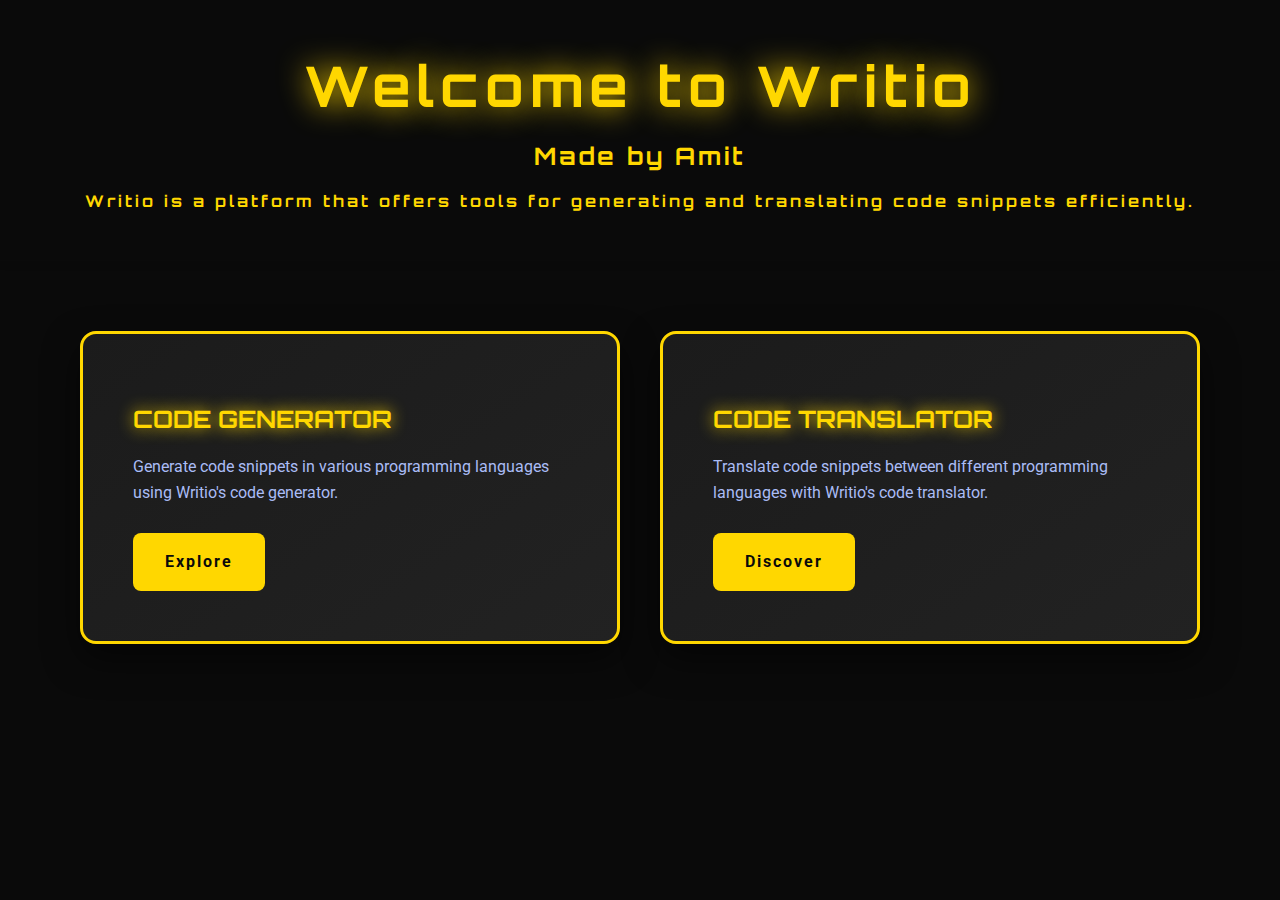
<file: index.html>
<!DOCTYPE html>
<html lang="en">
<head>
    <meta charset="UTF-8">
    <meta name="viewport" content="width=device-width, initial-scale=1.0">
    <title>Welcome to Writio</title>
    <link rel="stylesheet" href="index.css">
    <link href="https://fonts.googleapis.com/css2?family=Orbitron:wght@400;700&family=Roboto:wght@400;700&display=swap" rel="stylesheet">
</head>
<body>
    <header class="site-header">
        <h1>Welcome to Writio</h1>
        <h3>Made by Amit</h3>
        <h4>Writio is a platform that offers tools for generating and translating code snippets efficiently.</h4>

    </header>

    <main>
        

        <section class="features">
            <div class="card">
                <h2>Code Generator</h2>
                <p>Generate code snippets in various programming languages using Writio's code generator.</p>
                <a href="generator/generator.html" class="card-link" target="_blank">Explore</a>
            </div>

            <div class="card">
                <h2>Code Translator</h2>
                <p>Translate code snippets between different programming languages with Writio's code translator.</p>
                <a href="translator/translator.html" class="card-link" target="_blank">Discover</a>
            </div>
        </section>
    </main>
</body>
</html>
</file>
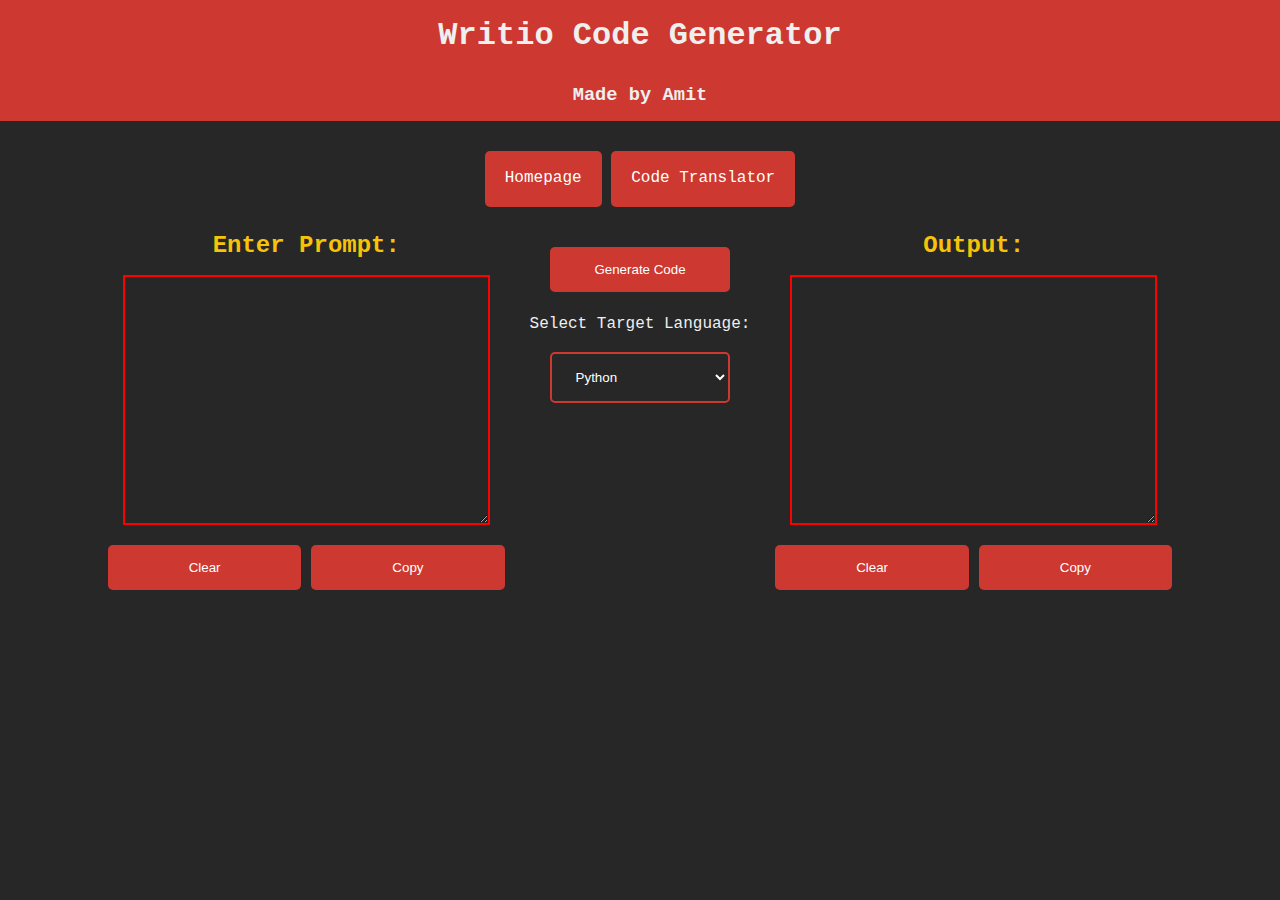
<file: generator/generator.html>
<!DOCTYPE html>
<html lang="en">
<head>
    <meta charset="UTF-8">
    <meta name="viewport" content="width=device-width, initial-scale=1.0">
    <title>Writio Code Generator</title>
    <link rel="stylesheet" href="generator.css">
</head>
<body>
    <h1>Writio Code Generator</h1>
    <a href="https://github.com/iamitkrp" class="profile" id="profile_link"><h3>Made by Amit</h3></a>
    
    <div class="links-container">
        <a href="../index.html" class="link" id="homepage-link">Homepage</a>
        <a href="../translator/translator.html" class="link" id="translator-link">Code Translator</a>
    </div>
    
    
    <div class="container">
        <div class="left-section">
            <div class="form-group">    
                <h2>Enter Prompt:</h2>
                <textarea id="prompt" name="prompt" rows="8" cols="50" style="height: 250px;" required></textarea>
                <div class="button-group">
                    <button id="clear_prompt_btn" class="button-49" role="button">Clear</button>
                    <button id="copy_prompt_btn" class="button-49" role="button">Copy</button>
                </div>
            </div>
        </div>

        <div class="middle-section">
            <div class="form-group">
                <button id="generate_btn" class="generate-button" role="button">Generate Code</button>
            </div>
            <div class="form-group">
                <label for="target_lang">Select Target Language:</label>
                <select id="target_lang" name="target_lang">
                    <option value="Python">Python</option>
                    <option value="JavaScript">JavaScript</option>
                    <option value="Java">Java</option>
                    <option value="C">C</option>
                    <option value="C#">C#</option>
                    <option value="C++">C++</option>
                    <option value="Dart">Dart</option>
                    <option value="Erlang">Erlang</option>
                    <option value="Go">Go</option>
                    <option value="Kotlin">Kotlin</option>
                    <option value="PHP">PHP</option>
                    <option value="Ruby">Ruby</option>
                    <option value="Rust">Rust</option>
                    <option value="Swift">Swift</option>
                    <option value="TypeScript">TypeScript</option>
                    <option value="HTML">HTML</option>
                    <option value="CSS">CSS</option>
                    <option value="SQL">SQL</option>
                </select>
            </div>
        </div>

        <div class="right-section">
            <div class="form-group">
                <h2>Output:</h2>
                <textarea id="output" name="output" rows="8" cols="50" style="height: 250px;" readonly></textarea>

                <div class="button-group">
                    <button id="clear_output_btn" class="button-49" role="button">Clear</button>
                    <button id="copy_output_btn" class="button-49" role="button">Copy</button>
                </div>
            </div>
        </div>
    </div>

    <script type="module">
        import { GoogleGenerativeAI } from "https://esm.run/@google/generative-ai";

        const apiKey = "AIzaSyC3t1Y2VLphaTVviDM82iEe5pMLzap8_xc";
        const genAI = new GoogleGenerativeAI(apiKey);

        document.getElementById('clear_prompt_btn').addEventListener('click', function() {
            document.getElementById('prompt').value = '';
        });

        document.getElementById('copy_prompt_btn').addEventListener('click', function() {
            const promptTextarea = document.getElementById('prompt');
            promptTextarea.select();
            document.execCommand('copy');
            promptTextarea.setSelectionRange(0, 0);
        });

        document.getElementById('generate_btn').addEventListener('click', async function() {
            const prompt = document.getElementById('prompt').value.trim();
            const targetLang = document.getElementById('target_lang').value;

            if (!prompt) {
                alert('Please fill in the Prompt field.');
                return;
            }

            try {
                const modifiedPrompt = prompt + " code in " + targetLang + " and print output in separate line";
                const model = genAI.getGenerativeModel({ model: "gemini-pro" });
                const result = await model.generateContent(modifiedPrompt);
                const response = await result.response;
                const text = await response.text();

                const outputIndex = text.indexOf('Output:');
                const codeContent = outputIndex !== -1 ? text.substring(0, outputIndex).trim() : text.trim();
                const codeLines = codeContent.split('\n');
                const filteredCodeLines = codeLines.filter(line => !line.includes('```'));
                const generatedCode = filteredCodeLines.join('\n').trim();

                document.getElementById('output').value = generatedCode;
            } catch (error) {
                console.error('Error:', error.message);
                alert('An error occurred. Please try again.');
            }
        });

        document.getElementById('clear_output_btn').addEventListener('click', function() {
            document.getElementById('output').value = '';
        });

        document.getElementById('copy_output_btn').addEventListener('click', function() {
            const outputTextarea = document.getElementById('output');
            outputTextarea.select();
            document.execCommand('copy');
            outputTextarea.setSelectionRange(0, 0);
        });
    </script>
</body>
</html>
</file>
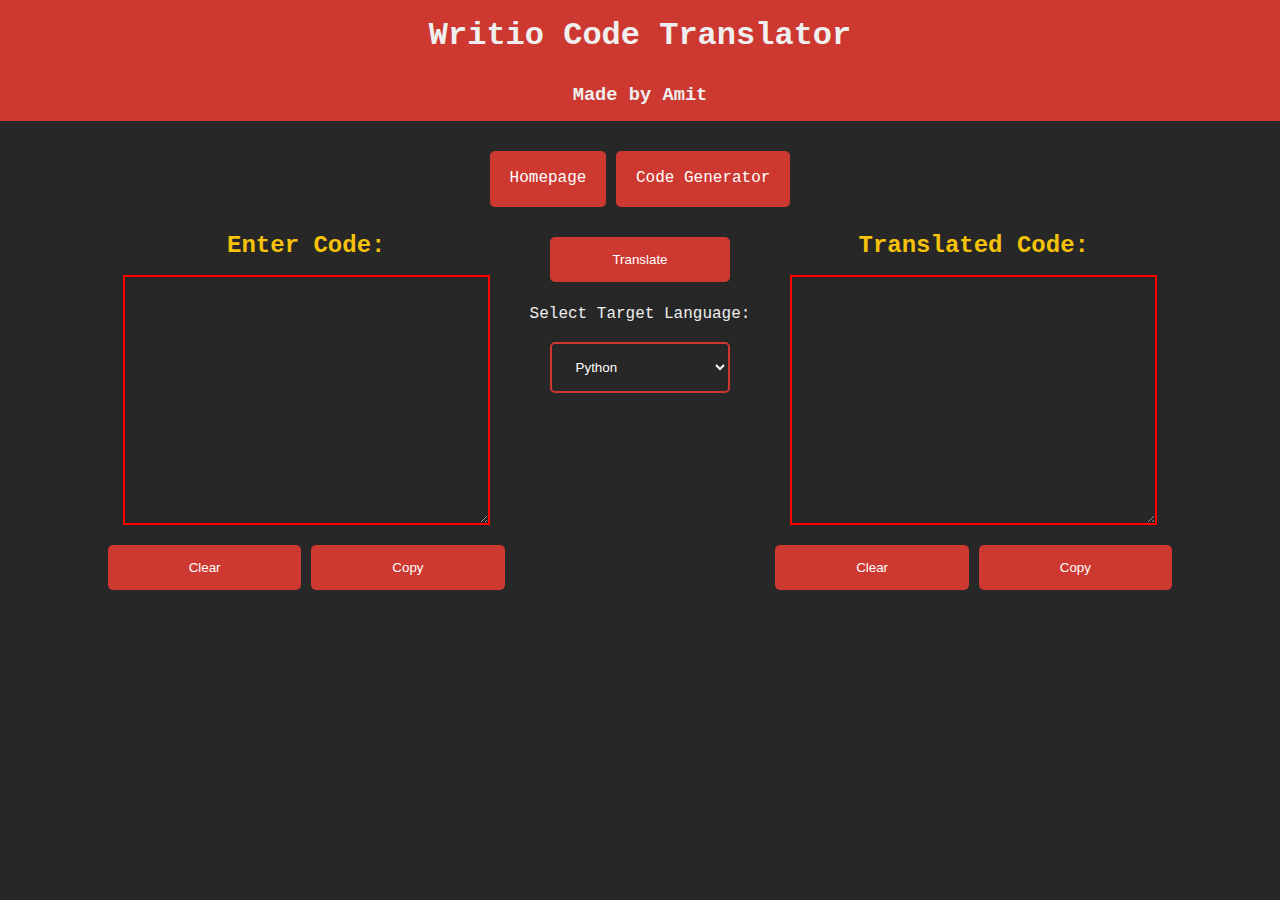
<file: translator/translator.html>
<!DOCTYPE html>
<html lang="en">
<head>
    <meta charset="UTF-8">
    <meta name="viewport" content="width=device-width, initial-scale=1.0">
    <title>Code Translator</title>
    <link rel="stylesheet" href="translator.css">
</head>
<body>
    <h1>Writio Code Translator</h1>
    <h3>Made by Amit</h3>

    <div class="links-container">
        <a href="../index.html" class="link" id="homepage-link">Homepage</a>
        <a href="../generator/generator.html" class="link" id="translator-link">Code Generator</a>
    </div>

    <div class="container">
        <div class="left-section">
            <div class="form-group">    
                <h2>Enter Code:</h2>
                <textarea id="inputcode" name="inputcode" rows="8" cols="50" style="height: 250px;" required></textarea>
                <div class="button-group">
                    <button id="clear_input_btn" class="button-49" role="button">Clear</button>
                    <button id="copy_input_btn" class="button-49" role="button">Copy</button>
                </div>
            </div>
        </div>

        <div class="middle-section">
            <div class="form-group">
                <button id="translate_btn" class="translate-button" role="button">Translate</button>
            </div>
            <div class="form-group">
                <label for="target_lang">Select Target Language:</label>
                <select id="target_lang" name="target_lang">
                    <option value="Python">Python</option>
                    <option value="JavaScript">JavaScript</option>
                    <option value="Java">Java</option>
                    <option value="C">C</option>
                    <option value="C#">C#</option>
                    <option value="C++">C++</option>
                    <option value="Dart">Dart</option>
                    <option value="Erlang">Erlang</option>
                    <option value="Go">Go</option>
                    <option value="Kotlin">Kotlin</option>
                    <option value="PHP">PHP</option>
                    <option value="Ruby">Ruby</option>
                    <option value="Rust">Rust</option>
                    <option value="Swift">Swift</option>
                    <option value="TypeScript">TypeScript</option>
                    <option value="HTML">HTML</option>
                    <option value="CSS">CSS</option>
                    <option value="SQL">SQL</option>
                </select>
            </div>
        </div>

        <div class="right-section">
            <div class="form-group">
                <h2>Translated Code:</h2>
                <textarea id="output" name="output" rows="8" cols="50" style="height: 250px;" readonly></textarea>

                <div class="button-group">
                    <button id="clear_output_btn" class="button-49" role="button">Clear</button>
                    <button id="copy_output_btn" class="button-49" role="button">Copy</button>
                </div>
            </div>
        </div>
    </div>

    <script type="module">
        import { GoogleGenerativeAI } from "https://esm.run/@google/generative-ai";

        const apiKey = "AIzaSyC3t1Y2VLphaTVviDM82iEe5pMLzap8_xc";
        const genAI = new GoogleGenerativeAI(apiKey);

        document.getElementById('clear_input_btn').addEventListener('click', function() {
            document.getElementById('inputcode').value = '';
        });

        document.getElementById('copy_input_btn').addEventListener('click', function() {
            const inputTextarea = document.getElementById('inputcode');
            inputTextarea.select();
            document.execCommand('copy');
            inputTextarea.setSelectionRange(0, 0);
        });

        document.getElementById('translate_btn').addEventListener('click', async function() {
            const inputCode = document.getElementById('inputcode').value.trim();
            const targetLang = document.getElementById('target_lang').value;

            if (!inputCode) {
                alert('Please fill in the Code field.');
                return;
            }

            try {
                const modifiedPrompt = "convert the code " + inputCode + " from any to " + targetLang;
                const model = genAI.getGenerativeModel({ model: "gemini-pro" });
                const result = await model.generateContent(modifiedPrompt);
                const response = await result.response;
                const text = await response.text();

                const outputIndex = text.indexOf('Output:');
                const codeContent = outputIndex !== -1 ? text.substring(0, outputIndex).trim() : text.trim();
                const codeLines = codeContent.split('\n');
                const filteredCodeLines = codeLines.filter(line => !line.includes('```'));
                const translatedCode = filteredCodeLines.join('\n').trim();

                document.getElementById('output').value = translatedCode;
            } catch (error) {
                console.error('Error:', error.message);
                alert('An error occurred. Please try again.');
            }
        });

        document.getElementById('clear_output_btn').addEventListener('click', function() {
            document.getElementById('output').value = '';
        });

        document.getElementById('copy_output_btn').addEventListener('click', function() {
            const outputTextarea = document.getElementById('output');
            outputTextarea.select();
            document.execCommand('copy');
            outputTextarea.setSelectionRange(0, 0);
        });
    </script>
</body>
</html>
</file>
<file: index.css>
/* General Styles */
* {
  margin: 0;
  padding: 0;
  box-sizing: border-box;
  font-family: 'Roboto', sans-serif;
}

body {
  background-color: #0A0A0A;
  color: #FFFFFF;
  min-height: 100vh;
  display: flex;
  flex-direction: column;
  align-items: center;
  overflow-x: hidden;
  position: relative;
}

.site-header {
  background-color: #0A0A0A;
  box-shadow: 0 4px 6px rgba(0, 0, 0, 0.1);
  padding: 50px 0;
  text-align: center;
  position: relative;
  z-index: 2;
  width: 100%;
}

.site-header h1 {
  color: #FFD700;
  font-family: 'Orbitron', sans-serif;
  letter-spacing: 6px;
  font-size: 56px;
  text-shadow: 0 0 30px #FFD700;
  animation: glow 2s ease-in-out infinite;
}

.site-header h3 {
  color: #FFD700;
  font-family: 'Orbitron', sans-serif;
  letter-spacing: 3px;
  font-size: 24px;
  margin-top: 20px;
}

.site-header h4 {
  color: #FFD700;
  font-family: 'Orbitron', sans-serif;
  letter-spacing: 3px;
  font-size: 16px;
  margin-top: 20px;
}

@keyframes glow {
  0%, 100% {
    text-shadow: 0 0 30px #FFD700;
  }
  50% {
    text-shadow: 0 0 50px #FFD700;
  }
}

/* Main Styles */
main {
  max-width: 1200px;
  margin: 0 auto; /* Center the content */
  padding: 20px; /* Add some padding */
  position: relative;
  z-index: 2;
  width: 100%;
}

.about-section, .features {
  margin: 30px 0; /* Reduced margin for mobile */
}

h2 {
  font-weight: 700;
  color: #FFD700;
  margin: 20px 0;
  font-family: 'Orbitron', sans-serif;
  text-transform: uppercase;
  text-shadow: 0 0 15px #FFD700;
  animation: glow 2s ease-in-out infinite;
}

p, .card-link {
  color: #aabcf6;
  line-height: 1.6;
}

.features {
  display: flex;
  justify-content: space-around;
  flex-wrap: wrap; /* Allow cards to wrap */
}

.card {
  background: linear-gradient(145deg, #1b1b1b, #222222);
  padding: 50px;
  width: calc(50% - 40px);
  margin: 20px 10px;
  border: 3px solid #FFD700;
  box-shadow: 0 15px 35px rgba(0, 0, 0, 0.5);
  border-radius: 16px;
  transition: transform 0.3s ease, box-shadow 0.3s ease;
  position: relative;
  overflow: hidden;
}

.card:before {
  content: "";
  position: absolute;
  top: 0;
  left: 0;
  width: 100%;
  height: 100%;
  background: linear-gradient(45deg, #FFD700, #FFA500, #FF6B6B);
  opacity: 0;
  transition: opacity 0.3s ease;
}

.card:hover {
  transform: translateY(-20px);
  box-shadow: 0 20px 45px rgba(255, 215, 0, 0.5);
}

.card:hover:before {
  opacity: 0.2;
}

.card-link {
  display: inline-block;
  background-color: #FFD700;
  color: #0A0A0A;
  text-decoration: none;
  padding: 16px 32px;
  border-radius: 8px;
  transition: background-color 0.3s, color 0.3s;
  margin-top: 28px;
  font-weight: 700;
  letter-spacing: 2px;
  position: relative;
  z-index: 1;
}

.card-link:hover {
  background-color: #E0E0E0;
  color: #0A0A0A;
}

/* Responsive Styles */
@media (max-width: 768px) {
  .card {
    width: 100%; /* Full width for small screens */
    margin: 20px 0; /* Adjusted margin for small screens */
  }
}
</file>
<file: generator/generator.css>
* {
    margin: 0;
    padding: 0;
    box-sizing: border-box;
}

body {
    font-family: 'Courier New', monospace;
    background-color: rgb(39, 39, 39);
    background-size: cover;
    color: #f6c20a;
    line-height: 1.6;
    text-align: center;
}

h1, h3 {
    text-align: center;
    padding: 10px;
    background-color: #CD3830;
    color: #EFEFEF;
    margin: 0;
}

.container {
    display: flex;
    flex-direction: column;
    margin: 20px auto;
    max-width: 100%;
}

.left-section,
.right-section,
.middle-section {
    width: 100%;
    max-width: 100%;
}

.form-group {
    margin-bottom: 20px;
}

label {
    color: #EFEFEF;
    display: block;
    margin-bottom: 5px;
}

textarea,
button,
select {
    width: calc(100% - 40px);
    margin: 0 auto;
}

textarea,
button,
select,
.link {
    padding: 15px 20px;
    margin-top: 10px;
}

textarea {
    height: 150px;
    border: 2px solid #FF0000;
    background-color: rgb(39, 39, 39);
    color: #FFF;
}

button {
    background-color: #CD3830;
    color: #FFF;
    border: none;
    border-radius: 5px;
    cursor: pointer;
    transition: background-color 0.3s ease;
}

.button-group {
    display: flex;
    justify-content: space-between;
}

.generate-button {
    margin-top: 20px;
}

button.button-49 {
    width: calc(50% - 10px);
}

.links-container {
    margin-top: 20px;
}

.link {
    display: inline-block;
    background-color: #CD3830;
    color: #FFF;
    border-radius: 5px;
    text-decoration: none;
    transition: background-color 0.3s ease;
}

.link:hover {
    background-color: #FF6E40;
    transform: rotate(360deg);
    transition: background-color 0.3s ease, transform 0.3s ease;
}

.profile{
    text-decoration: none;
}
.profile:hover {
    background-color: #FF6E40;
    transform: rotate(360deg);
    transition: background-color 0.3s ease, transform 0.3s ease;
}

@media only screen and (min-width: 768px) {
    .container {
        flex-direction: row;
        justify-content: center;
    }

    .left-section,
    .right-section,
    .middle-section {
        width: auto;
        max-width: 33.33%;
    }

    .middle-section {
        max-width: 600px;
        margin: 0 20px;
    }
}

@media only screen and (min-width: 1200px) {
    .left-section,
    .right-section,
    .middle-section {
        max-width: calc(33.33% - 20px);
    }
}

/* Add this CSS to match the theme for the target language dropdown */
select#target_lang {
    background-color: rgb(39, 39, 39); /* Match the main background color */
    color: #fff; /* Text color */
    border: 2px solid #CD3830; /* Border color */
    padding: 15px 20px; /* Padding */
    border-radius: 5px; /* Border radius */
}

/* Style the dropdown arrow */
select#target_lang::-ms-expand {
    display: none; /* Remove default arrow on IE */
}

select#target_lang::-webkit-scrollbar {
    width: 10px;
}

select#target_lang::-webkit-scrollbar-thumb {
    background-color: #CD3830; /* Scrollbar thumb color */
    border-radius: 10px; /* Scrollbar thumb border radius */
}
button {
    transition: transform 0.2s ease;
}

button:hover {
    transform: scale(1.1);
}
</file>
<file: translator/translator.css>
* {
    margin: 0;
    padding: 0;
    box-sizing: border-box;
}

body {
    font-family: 'Courier New', monospace;
    background-color: rgb(39, 39, 39);
    background-size: cover;
    color: #f6c20a;
    line-height: 1.6;
    text-align: center;
}

h1, h3 {
    text-align: center;
    padding: 10px;
    background-color: #CD3830;
    color: #EFEFEF;
    margin: 0;
}

.container {
    display: flex;
    flex-direction: column;
    margin: 20px auto;
    max-width: 100%;
}

.left-section,
.right-section,
.middle-section {
    width: 100%;
    max-width: 100%;
}

.form-group {
    margin-bottom: 20px;
}

label {
    color: #EFEFEF;
    display: block;
    margin-bottom: 5px;
}

textarea,
button,
select {
    width: calc(100% - 40px);
    margin: 0 auto;
}

textarea,
button,
select,
.link {
    padding: 15px 20px;
    margin-top: 10px;
}

textarea {
    height: 150px;
    border: 2px solid #FF0000;
    background-color: rgb(39, 39, 39);
    color: #FFF;
}

button {
    background-color: #CD3830;
    color: #FFF;
    border: none;
    border-radius: 5px;
    cursor: pointer;
    transition: background-color 0.3s ease;
}

.button-group {
    display: flex;
    justify-content: space-between;
}

.generate-button {
    margin-top: 20px;
}

button.button-49 {
    width: calc(50% - 10px);
}

.links-container {
    margin-top: 20px;
}

.link {
    display: inline-block;
    background-color: #CD3830;
    color: #FFF;
    border-radius: 5px;
    text-decoration: none;
    transition: background-color 0.3s ease;
}

.link:hover {
    background-color: #FF6E40;
    transform: rotate(360deg);
    transition: background-color 0.3s ease, transform 0.3s ease;
}

.profile{
    text-decoration: none;
}
.profile:hover {
    background-color: #FF6E40;
    transform: rotate(360deg);
    transition: background-color 0.3s ease, transform 0.3s ease;
}

@media only screen and (min-width: 768px) {
    .container {
        flex-direction: row;
        justify-content: center;
    }

    .left-section,
    .right-section,
    .middle-section {
        width: auto;
        max-width: 33.33%;
    }

    .middle-section {
        max-width: 600px;
        margin: 0 20px;
    }
}

@media only screen and (min-width: 1200px) {
    .left-section,
    .right-section,
    .middle-section {
        max-width: calc(33.33% - 20px);
    }
}

/* Match the theme for the target language dropdown */
select#target_lang {
    background-color: rgb(39, 39, 39);
    color: #fff;
    border: 2px solid #CD3830;
    padding: 15px 20px;
    border-radius: 5px;
}

/* Style the dropdown arrow */
select#target_lang::-ms-expand {
    display: none;
}

select#target_lang::-webkit-scrollbar {
    width: 10px;
}

select#target_lang::-webkit-scrollbar-thumb {
    background-color: #CD3830;
    border-radius: 10px;
}

button {
    transition: transform 0.2s ease;
}

button:hover {
    transform: scale(1.1);
}
</file>
